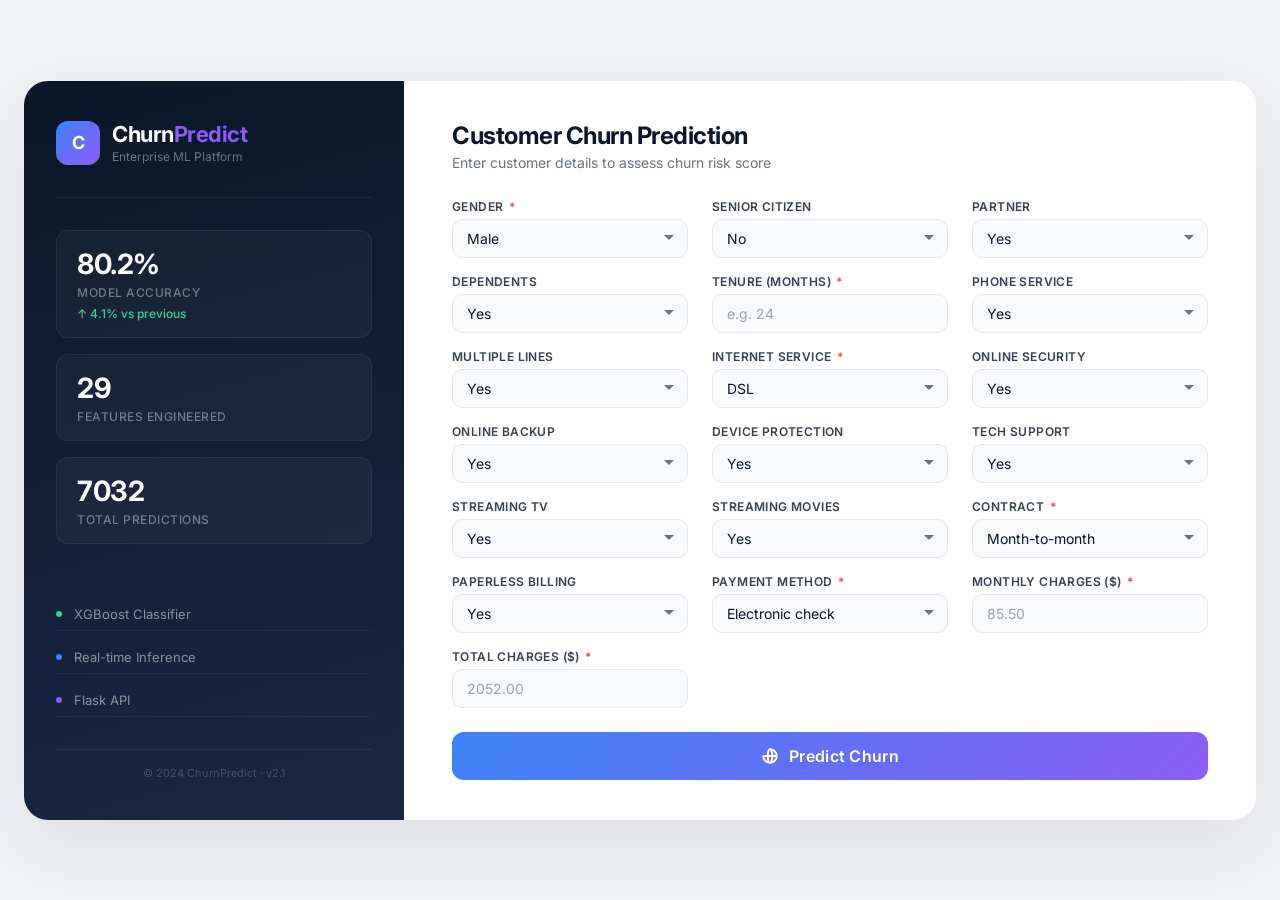
<file: templates/index.html>
<!DOCTYPE html>
<html lang="en">
<head>
    <meta charset="UTF-8">
    <meta name="viewport" content="width=device-width, initial-scale=1.0">
    <title>Churn Prediction System</title>
    <link href="https://fonts.googleapis.com/css2?family=Inter:wght@300;400;500;600;700;800&display=swap" rel="stylesheet">
    <style>
        /* =============================================
                   RESET & BASE
                ============================================= */
        * {
            margin: 0;
            padding: 0;
            box-sizing: border-box;
        }

        body {
            font-family: 'Inter', sans-serif;
            background: #f0f2f5;
            min-height: 100vh;
            display: flex;
            justify-content: center;
            align-items: center;
            padding: 24px;
        }

        /* =============================================
                   MAIN CONTAINER
                ============================================= */
        .app-container {
            max-width: 1360px;
            width: 100%;
            background: #ffffff;
            border-radius: 24px;
            box-shadow: 0 25px 80px rgba(0, 0, 0, 0.08);
            display: grid;
            grid-template-columns: 380px 1fr;
            overflow: hidden;
            min-height: 700px;
        }

        /* =============================================
                   LEFT SIDEBAR
                ============================================= */
        .sidebar {
            background: linear-gradient(165deg, #0a1628, #1a2744);
            padding: 40px 32px;
            display: flex;
            flex-direction: column;
            gap: 32px;
        }

        .brand {
            display: flex;
            align-items: center;
            gap: 12px;
        }

        .brand-icon {
            width: 44px;
            height: 44px;
            background: linear-gradient(135deg, #3b82f6, #8b5cf6);
            border-radius: 12px;
            display: flex;
            align-items: center;
            justify-content: center;
            color: #fff;
            font-weight: 700;
            font-size: 18px;
        }

        .brand h1 {
            color: #ffffff;
            font-size: 22px;
            font-weight: 700;
            letter-spacing: -0.5px;
        }

        .brand h1 span {
            color: #8b5cf6;
        }

        .brand p {
            color: rgba(255, 255, 255, 0.4);
            font-size: 12px;
            font-weight: 400;
            margin-top: 2px;
        }

        .sidebar-divider {
            border: none;
            border-top: 1px solid rgba(255, 255, 255, 0.06);
        }

        .sidebar-stats {
            display: flex;
            flex-direction: column;
            gap: 16px;
        }

        .stat-item {
            background: rgba(255, 255, 255, 0.04);
            border-radius: 12px;
            padding: 16px 20px;
            border: 1px solid rgba(255, 255, 255, 0.06);
        }

        .stat-item .value {
            color: #ffffff;
            font-size: 28px;
            font-weight: 700;
            letter-spacing: -0.5px;
        }

        .stat-item .label {
            color: rgba(255, 255, 255, 0.4);
            font-size: 12px;
            font-weight: 500;
            text-transform: uppercase;
            letter-spacing: 0.5px;
            margin-top: 4px;
        }

        .stat-item .trend {
            color: #34d399;
            font-size: 12px;
            font-weight: 500;
            margin-top: 6px;
        }

        .sidebar-features {
            display: flex;
            flex-direction: column;
            gap: 10px;
            margin-top: auto;
        }

        .feature-row {
            display: flex;
            align-items: center;
            gap: 12px;
            color: rgba(255, 255, 255, 0.5);
            font-size: 13px;
            padding: 8px 0;
            border-bottom: 1px solid rgba(255, 255, 255, 0.04);
        }

        .feature-row .dot {
            width: 6px;
            height: 6px;
            border-radius: 50%;
            background: #3b82f6;
            flex-shrink: 0;
        }

        .feature-row .dot.green {
            background: #34d399;
        }
        .feature-row .dot.purple {
            background: #8b5cf6;
        }

        .sidebar-footer {
            color: rgba(255, 255, 255, 0.2);
            font-size: 11px;
            text-align: center;
            padding-top: 16px;
            border-top: 1px solid rgba(255, 255, 255, 0.06);
        }

        /* =============================================
                   RIGHT CONTENT
                ============================================= */
        .main-content {
            padding: 40px 48px;
            background: #ffffff;
            overflow-y: auto;
            max-height: 800px;
        }

        .page-header {
            margin-bottom: 28px;
        }

        .page-header h2 {
            color: #0a1628;
            font-size: 24px;
            font-weight: 700;
            letter-spacing: -0.5px;
        }

        .page-header p {
            color: #6b7280;
            font-size: 14px;
            margin-top: 4px;
        }

        /* =============================================
                   FORM
                ============================================= */
        .form-grid {
            display: grid;
            grid-template-columns: 1fr 1fr 1fr;
            gap: 16px 24px;
        }

        .form-group {
            display: flex;
            flex-direction: column;
        }

        .form-group.full-width {
            grid-column: 1 / -1;
        }

        .form-group.half-width {
            grid-column: span 2;
        }

        label {
            color: #374151;
            font-size: 12px;
            font-weight: 600;
            text-transform: uppercase;
            letter-spacing: 0.4px;
            margin-bottom: 5px;
        }

        label .required {
            color: #ef4444;
            margin-left: 2px;
        }

        input,
        select {
            padding: 10px 14px;
            background: #f8fafc;
            border: 1.5px solid #e5e7eb;
            border-radius: 10px;
            color: #0a1628;
            font-size: 14px;
            font-family: 'Inter', sans-serif;
            transition: all 0.2s ease;
            width: 100%;
        }

        input:focus,
        select:focus {
            outline: none;
            border-color: #3b82f6;
            background: #ffffff;
            box-shadow: 0 0 0 4px rgba(59, 130, 246, 0.08);
        }

        input::placeholder {
            color: #9ca3af;
        }

        select {
            appearance: none;
            background-image: url("data:image/svg+xml,%3Csvg xmlns='http://www.w3.org/2000/svg' width='12' height='12' viewBox='0 0 12 12'%3E%3Cpath fill='%236b7280' d='M6 8L1 3h10z'/%3E%3C/svg%3E");
            background-repeat: no-repeat;
            background-position: right 12px center;
            padding-right: 36px;
        }

        select option {
            background: #ffffff;
            color: #0a1628;
        }

        /* =============================================
                   BUTTON
                ============================================= */
        .btn-predict {
            grid-column: 1 / -1;
            padding: 14px 32px;
            background: linear-gradient(135deg, #3b82f6, #8b5cf6);
            border: none;
            border-radius: 12px;
            color: #ffffff;
            font-size: 16px;
            font-weight: 600;
            font-family: 'Inter', sans-serif;
            cursor: pointer;
            transition: all 0.3s ease;
            margin-top: 8px;
            display: flex;
            align-items: center;
            justify-content: center;
            gap: 10px;
            letter-spacing: 0.3px;
        }

        .btn-predict:hover {
            transform: translateY(-2px);
            box-shadow: 0 12px 40px rgba(59, 130, 246, 0.3);
        }

        .btn-predict:active {
            transform: translateY(0);
        }

        .btn-predict.loading {
            opacity: 0.7;
            pointer-events: none;
        }

        /* =============================================
                   RESPONSIVE
                ============================================= */
        @media (max-width: 1024px) {
            .app-container {
                grid-template-columns: 1fr;
            }
            .sidebar {
                padding: 28px 24px;
            }
            .main-content {
                padding: 28px 24px;
                max-height: none;
            }
            .form-grid {
                grid-template-columns: 1fr 1fr;
            }
        }

        @media (max-width: 640px) {
            .form-grid {
                grid-template-columns: 1fr;
            }
            .form-group.half-width {
                grid-column: 1;
            }
            body {
                padding: 12px;
            }
            .main-content {
                padding: 20px 16px;
            }
            .stat-item .value {
                font-size: 22px;
            }
        }

        /* Scrollbar */
        .main-content::-webkit-scrollbar {
            width: 6px;
        }
        .main-content::-webkit-scrollbar-track {
            background: transparent;
        }
        .main-content::-webkit-scrollbar-thumb {
            background: #d1d5db;
            border-radius: 4px;
        }
    </style>
</head>
<body>

    <div class="app-container">

        <!-- =============================================
        SIDEBAR
        ============================================= -->
        <aside class="sidebar">

            <div>
                <div class="brand">
                    <div class="brand-icon">C</div>
                    <div>
                        <h1>Churn<span>Predict</span></h1>
                        <p>Enterprise ML Platform</p>
                    </div>
                </div>
            </div>

            <hr class="sidebar-divider">

            <div class="sidebar-stats">
                <div class="stat-item">
                    <div class="value">80.2%</div>
                    <div class="label">Model Accuracy</div>
                    <div class="trend">↑ 4.1% vs previous</div>
                </div>
                <div class="stat-item">
                    <div class="value">29</div>
                    <div class="label">Features Engineered</div>
                </div>
                <div class="stat-item">
                    <div class="value">7032</div>
                    <div class="label">Total Predictions</div>
                </div>
            </div>

            <div class="sidebar-features">
                <div class="feature-row">
                    <span class="dot green"></span>
                    XGBoost Classifier
                </div>
                <div class="feature-row">
                    <span class="dot"></span>
                    Real-time Inference
                </div>
                <div class="feature-row">
                    <span class="dot purple"></span>
                    Flask API
                </div>
            </div>

            <div class="sidebar-footer">
                © 2024 ChurnPredict · v2.1
            </div>

        </aside>

        <!-- =============================================
        MAIN CONTENT
        ============================================= -->
        <main class="main-content">

            <div class="page-header">
                <h2>Customer Churn Prediction</h2>
                <p>Enter customer details to assess churn risk score</p>
            </div>

            <form action="/predict" method="POST" id="predictForm">

                <div class="form-grid">

                    <!-- Personal Information -->
                    <div class="form-group">
                        <label>Gender <span class="required">*</span></label>
                        <select name="gender">
                            <option value="Male">Male</option>
                            <option value="Female">Female</option>
                        </select>
                    </div>

                    <div class="form-group">
                        <label>Senior Citizen</label>
                        <select name="senior_citizen">
                            <option value="0">No</option>
                            <option value="1">Yes</option>
                        </select>
                    </div>

                    <div class="form-group">
                        <label>Partner</label>
                        <select name="partner">
                            <option value="Yes">Yes</option>
                            <option value="No">No</option>
                        </select>
                    </div>

                    <div class="form-group">
                        <label>Dependents</label>
                        <select name="dependents">
                            <option value="Yes">Yes</option>
                            <option value="No">No</option>
                        </select>
                    </div>

                    <div class="form-group">
                        <label>Tenure (months) <span class="required">*</span></label>
                        <input type="number" name="tenure" placeholder="e.g. 24" required>
                    </div>

                    <!-- Phone Services -->
                    <div class="form-group">
                        <label>Phone Service</label>
                        <select name="phone_service">
                            <option value="Yes">Yes</option>
                            <option value="No">No</option>
                        </select>
                    </div>

                    <div class="form-group">
                        <label>Multiple Lines</label>
                        <select name="multiple_lines">
                            <option value="Yes">Yes</option>
                            <option value="No">No</option>
                        </select>
                    </div>

                    <div class="form-group">
                        <label>Internet Service <span class="required">*</span></label>
                        <select name="internet_service">
                            <option value="DSL">DSL</option>
                            <option value="Fiber optic">Fiber optic</option>
                            <option value="No">No</option>
                        </select>
                    </div>

                    <!-- Security & Support -->
                    <div class="form-group">
                        <label>Online Security</label>
                        <select name="online_security">
                            <option value="Yes">Yes</option>
                            <option value="No">No</option>
                        </select>
                    </div>

                    <div class="form-group">
                        <label>Online Backup</label>
                        <select name="online_backup">
                            <option value="Yes">Yes</option>
                            <option value="No">No</option>
                        </select>
                    </div>

                    <div class="form-group">
                        <label>Device Protection</label>
                        <select name="device_protection">
                            <option value="Yes">Yes</option>
                            <option value="No">No</option>
                        </select>
                    </div>

                    <div class="form-group">
                        <label>Tech Support</label>
                        <select name="tech_support">
                            <option value="Yes">Yes</option>
                            <option value="No">No</option>
                        </select>
                    </div>

                    <div class="form-group">
                        <label>Streaming TV</label>
                        <select name="streaming_tv">
                            <option value="Yes">Yes</option>
                            <option value="No">No</option>
                        </select>
                    </div>

                    <div class="form-group">
                        <label>Streaming Movies</label>
                        <select name="streaming_movies">
                            <option value="Yes">Yes</option>
                            <option value="No">No</option>
                        </select>
                    </div>

                    <!-- Contract & Billing -->
                    <div class="form-group">
                        <label>Contract <span class="required">*</span></label>
                        <select name="contract">
                            <option value="Month-to-month">Month-to-month</option>
                            <option value="One year">One year</option>
                            <option value="Two year">Two year</option>
                        </select>
                    </div>

                    <div class="form-group">
                        <label>Paperless Billing</label>
                        <select name="paperless_billing">
                            <option value="Yes">Yes</option>
                            <option value="No">No</option>
                        </select>
                    </div>

                    <div class="form-group">
                        <label>Payment Method <span class="required">*</span></label>
                        <select name="payment_method">
                            <option value="Electronic check">Electronic check</option>
                            <option value="Mailed check">Mailed check</option>
                            <option value="Bank transfer (automatic)">Bank transfer</option>
                            <option value="Credit card (automatic)">Credit card</option>
                        </select>
                    </div>

                    <div class="form-group">
                        <label>Monthly Charges ($) <span class="required">*</span></label>
                        <input type="number" step="0.01" name="monthly_charges" placeholder="85.50" required>
                    </div>

                    <div class="form-group">
                        <label>Total Charges ($) <span class="required">*</span></label>
                        <input type="number" step="0.01" name="total_charges" placeholder="2052.00" required>
                    </div>

                    <!-- Submit -->
                    <button type="submit" class="btn-predict" id="predictBtn">
                        <svg width="18" height="18" viewBox="0 0 24 24" fill="none" stroke="currentColor" stroke-width="2.5" stroke-linecap="round" stroke-linejoin="round"><path d="M21 12a9 9 0 01-9 9m9-9a9 9 0 00-9-9m9 9H3m9 9a9 9 0 01-9-9m9 9c1.657 0 3-4.03 3-9s-1.343-9-3-9m0 18c-1.657 0-3-4.03-3-9s1.343-9 3-9"/></svg>
                        Predict Churn
                    </button>

                </div>

            </form>

        </main>

    </div>

    <script>
        document.getElementById('predictForm').addEventListener('submit', function() {
            const btn = document.getElementById('predictBtn');
            btn.innerHTML = '⏳ Processing...';
            btn.classList.add('loading');
        });
    </script>

</body>
</html>
</file>
